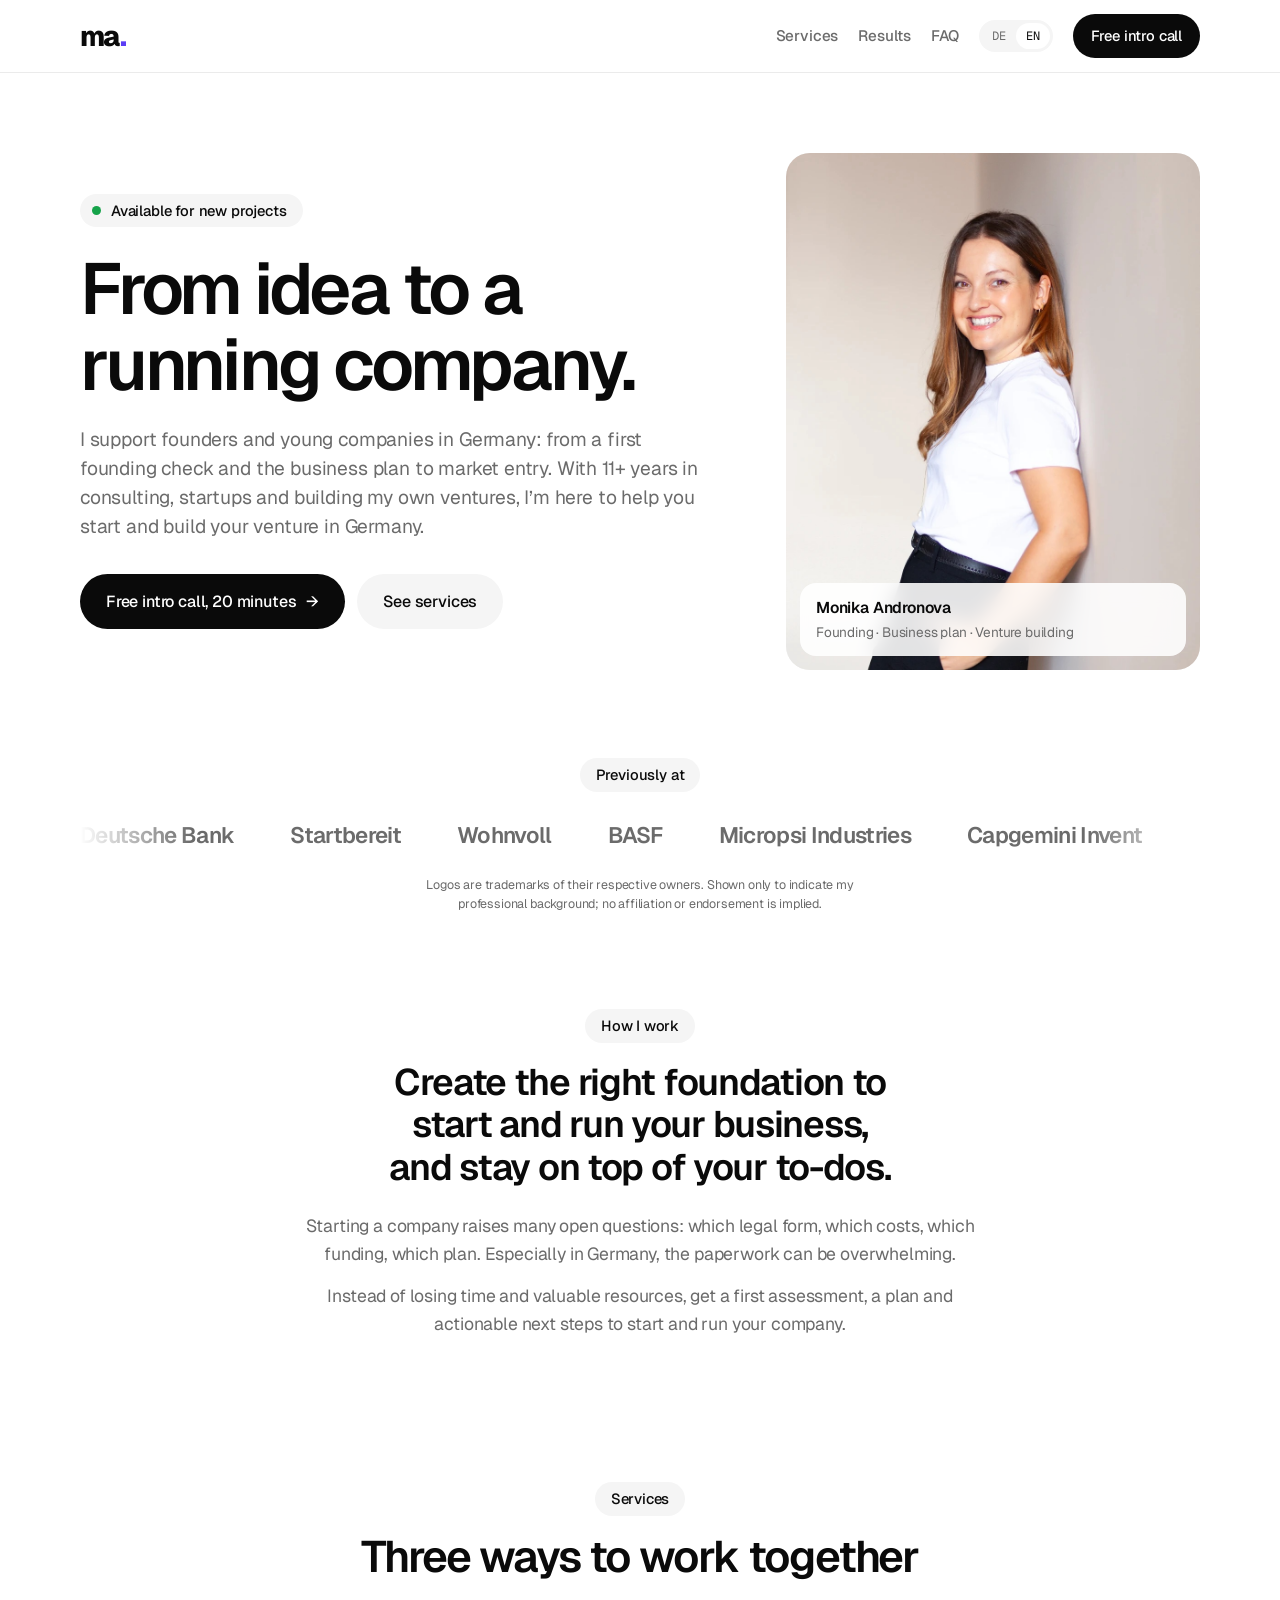
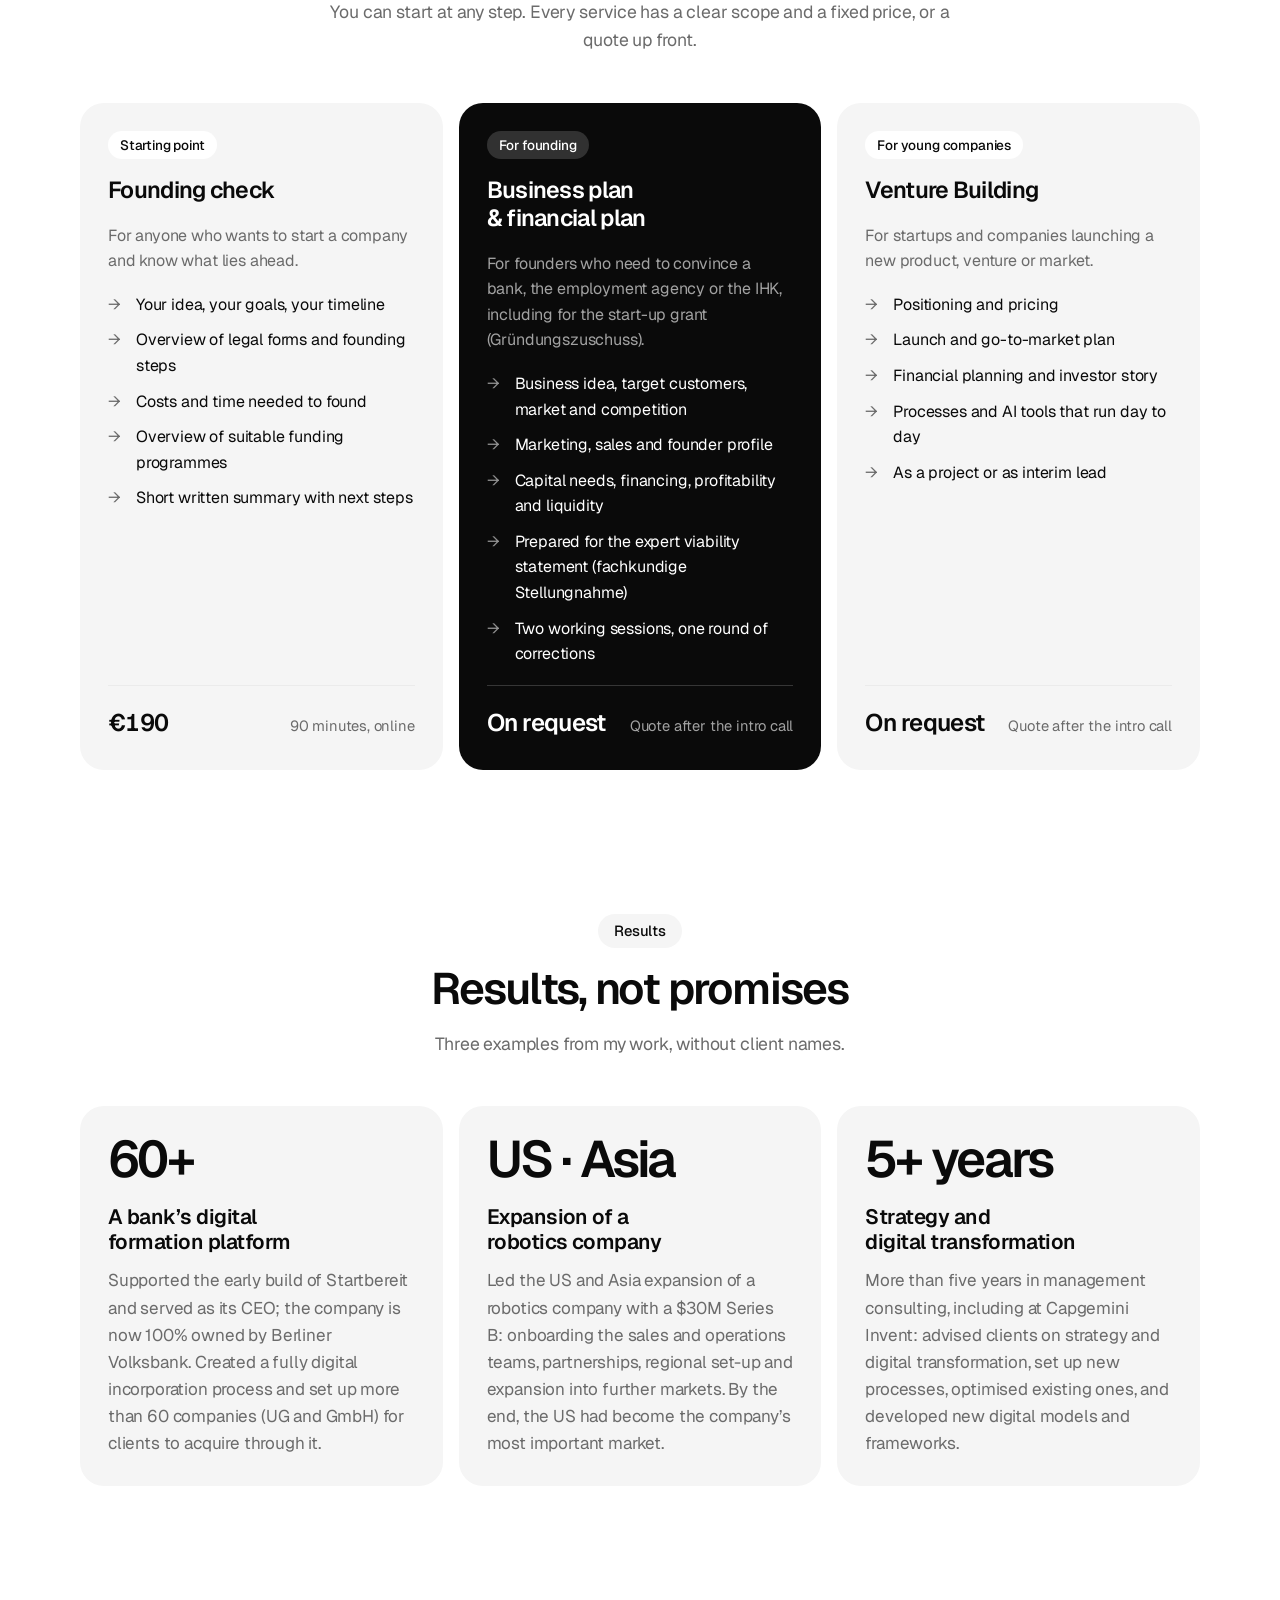
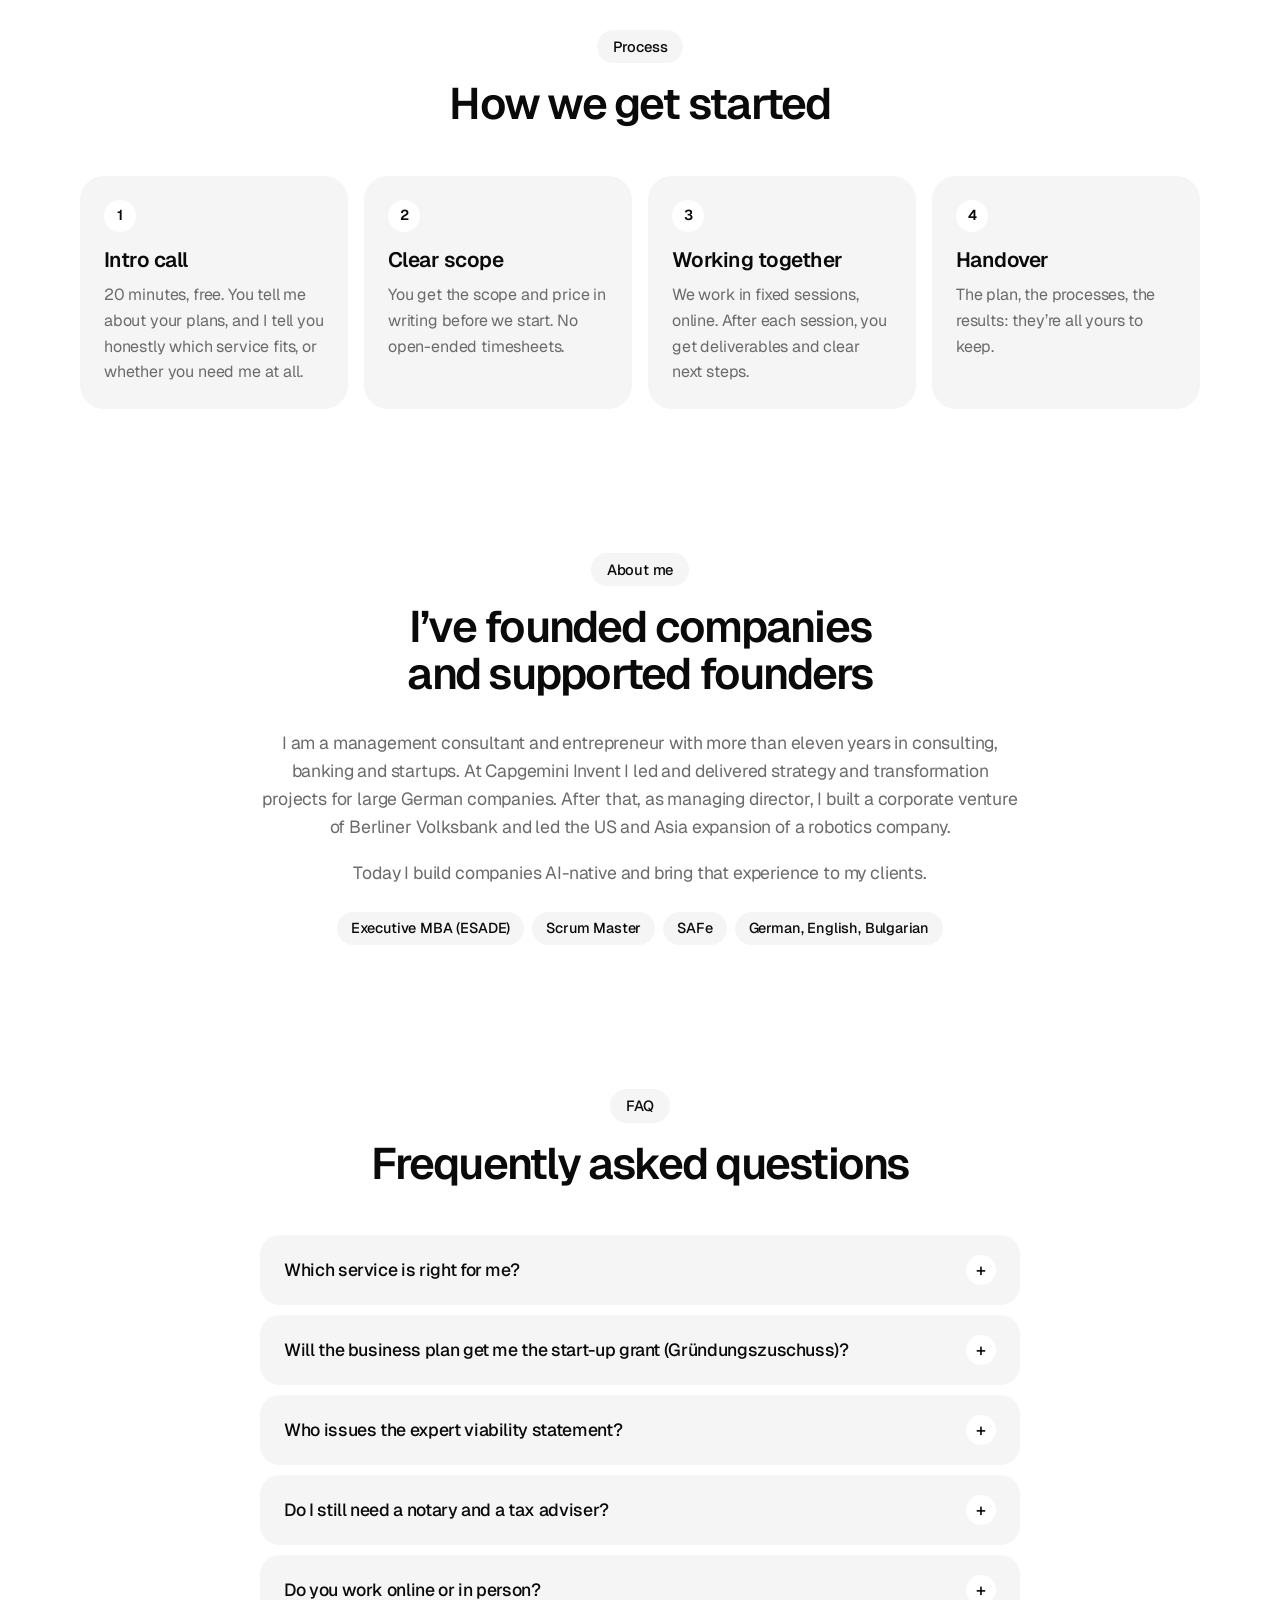
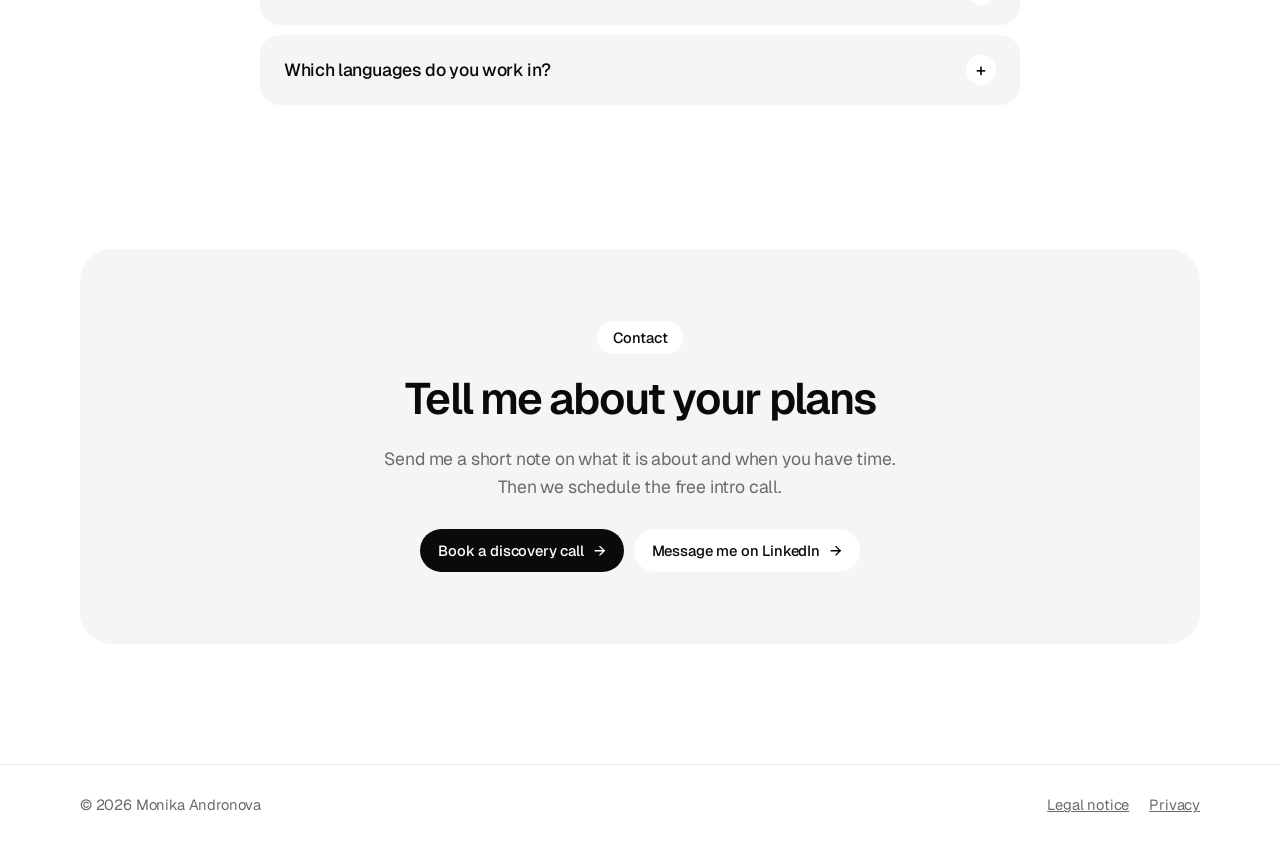
<file: index.html>
<!doctype html><html><head><meta charset=utf8><meta name=viewport content="width=device-width,initial-scale=1,viewport-fit=cover"><style>:root{color-scheme:light;box-sizing:border-box;padding-top:env(safe-area-inset-top,0px);padding-bottom:env(safe-area-inset-bottom,0px)}html{scroll-padding-top:env(safe-area-inset-top,0px)}body{margin:0;padding:0;font:14px -apple-system,BlinkMacSystemFont,sans-serif;background:#fff;color:#000}img{max-width:100%}[hidden]:not([hidden=until-found i]){display:none!important}</style></head><body>
<title>Monika Andronova</title>
<link rel="icon" href="favicon.ico?v=5" sizes="32x32">
<link rel="icon" href="favicon.svg?v=5" type="image/svg+xml">
<link rel="apple-touch-icon" href="apple-touch-icon.png?v=5">
<meta name="claude:viewport-fit-sides" content="cover">
<link rel="preconnect" href="https://fonts.googleapis.com">
<link rel="preconnect" href="https://fonts.gstatic.com" crossorigin>
<link rel="stylesheet" href="https://fonts.googleapis.com/css2?family=Geist:wght@400;500;600;700;800&family=Geist+Mono:wght@500&display=swap">
<link rel="stylesheet" href="styles.css?v=4">

<header>
  <div class="inner">
    <div class="name" role="img" aria-label="Monika Andronova">ma<span class="mark">.</span></div>
    <nav>
      <a class="link" href="#leistungen" data-i18n="nav1">Leistungen</a>
      <a class="link" href="#ergebnisse" data-i18n="nav2">Ergebnisse</a>
      <a class="link" href="#faq" data-i18n="nav3">Fragen</a>
      <div class="lang" role="group" aria-label="Sprache / Language">
        <button type="button" id="lang-de" data-lang="de" aria-pressed="true">DE</button>
        <button type="button" id="lang-en" data-lang="en" aria-pressed="false">EN</button>
      </div>
      <a class="btn small" href="https://calendar.app.google/z6Ki92aGeUk1TYn67" target="_blank" rel="noopener" data-i18n="nav4">Erstgespräch</a>
    </nav>
  </div>
</header>

<section class="hero">
  <div class="inner">
    <div class="hero-text">
      <span class="status"><span class="dot"></span><span data-i18n="h_status">Verfügbar für neue Projekte</span></span>
      <h1 data-i18n="h_title">Von der Idee zur <span class="mark">laufenden Firma</span>.</h1>
      <p class="lead" data-i18n="h_lead">Ich begleite Gründerinnen, Gründer und junge Unternehmen in Deutschland: vom ersten Gründungs-Check über den Businessplan bis zum Markteintritt. Mit über elf Jahren Erfahrung in Beratung, Startups und eigenen Gründungen helfe ich Ihnen, Ihr Unternehmen in Deutschland zu starten und aufzubauen.</p>
      <div class="cta-row">
        <a class="btn accent" href="https://calendar.app.google/z6Ki92aGeUk1TYn67" target="_blank" rel="noopener"><span data-i18n="h_cta1">Kostenloses Erstgespräch, 20 Minuten</span><span class="arrow">→</span></a>
        <a class="btn ghost" href="#leistungen" data-i18n="h_cta2">Leistungen ansehen</a>
      </div>
    </div>
    <figure class="photo" style="margin:0">
      <img src="monika-portrait.jpg" alt="Monika Andronova">
      <figcaption><strong>Monika Andronova</strong><span data-i18n="h_caption">Gründung · Businessplan · Venture Building</span></figcaption>
    </figure>
  </div>
</section>

<section class="prev" aria-labelledby="prev-label">
  <div class="inner">
    <p class="label prev-label" id="prev-label" data-i18n="prev_label">Zuvor tätig bei</p>
    <div class="prev-viewport">
      <div class="prev-track">
        <!-- Company names are plain text on purpose (no logo files yet).
             Later, each <span> can be replaced by: <img src="logos/name.svg" alt="Name">
             (the CSS for .prev-logo img is already in styles.css) -->
        <div class="prev-item"><div class="prev-logo"><span>Deutsche Bank</span></div></div>
        <div class="prev-item"><div class="prev-logo"><span>Startbereit</span></div></div>
        <div class="prev-item"><div class="prev-logo"><span>Wohnvoll</span></div></div>
        <div class="prev-item"><div class="prev-logo"><span>BASF</span></div></div>
        <div class="prev-item"><div class="prev-logo"><span>Micropsi Industries</span></div></div>
        <div class="prev-item"><div class="prev-logo"><span>Capgemini Invent</span></div></div>
        <!-- exact duplicate set for the seamless loop, hidden from screen readers -->
        <div class="prev-item" aria-hidden="true"><div class="prev-logo"><span>Deutsche Bank</span></div></div>
        <div class="prev-item" aria-hidden="true"><div class="prev-logo"><span>Startbereit</span></div></div>
        <div class="prev-item" aria-hidden="true"><div class="prev-logo"><span>Wohnvoll</span></div></div>
        <div class="prev-item" aria-hidden="true"><div class="prev-logo"><span>BASF</span></div></div>
        <div class="prev-item" aria-hidden="true"><div class="prev-logo"><span>Micropsi Industries</span></div></div>
        <div class="prev-item" aria-hidden="true"><div class="prev-logo"><span>Capgemini Invent</span></div></div>
      </div>
    </div>
    <p class="prev-note" data-i18n="prev_note">Logos sind Marken der jeweiligen Inhaber und dienen nur der Darstellung meines beruflichen Werdegangs. Es besteht keine Verbindung und keine Empfehlung.</p>
  </div>
</section>

<section class="principle">
  <div class="inner">
    <div class="head">
      <p class="label" data-i18n="p_label">So arbeite ich</p>
      <h2 data-i18n="p_title">Schaffen Sie das <span class="mark">richtige Fundament</span>, um Ihr Unternehmen zu starten, zu führen und den Überblick über Ihre To-dos zu behalten.</h2>
    </div>
    <div class="copy">
      <p data-i18n="p1">Am Anfang einer Gründung stehen viele offene Fragen: welche Rechtsform, welche Kosten, welche Förderung, welcher Plan. Gerade in Deutschland kann der Papierkram überwältigend sein.</p>
      <p data-i18n="p2">Statt Zeit und wertvolle Ressourcen zu verlieren, bekommen Sie eine erste Einschätzung, einen Plan und konkrete nächste Schritte, um Ihr Unternehmen zu starten und zu führen.</p>
    </div>
  </div>
</section>

<section id="leistungen">
  <div class="inner">
    <div class="head">
      <p class="label" data-i18n="s_label">Leistungen</p>
      <h2 data-i18n="s_title">Drei Wege, zusammenzuarbeiten</h2>
      <p data-i18n="s_lead">Sie können bei jedem Schritt einsteigen. Jede Leistung hat einen klaren Umfang und einen festen Preis oder ein Angebot vorab.</p>
    </div>
    <div class="services">
      <article class="card">
        <span class="tag" data-i18n="c1_tag">Einstieg</span>
        <h3 data-i18n="c1_title">Gründungs-Check</h3>
        <p class="who" data-i18n="c1_who">Für alle, die gründen wollen und wissen möchten, was auf sie zukommt.</p>
        <ul>
          <li data-i18n="c1_1">Ihre Idee, Ihre Ziele, Ihr Zeitplan</li>
          <li data-i18n="c1_2">Überblick über Rechtsformen und Gründungsschritte</li>
          <li data-i18n="c1_3">Kosten und Zeitaufwand der Gründung</li>
          <li data-i18n="c1_4">Passende Förderprogramme im Überblick</li>
          <li data-i18n="c1_5">Kurze schriftliche Zusammenfassung mit nächsten Schritten</li>
        </ul>
        <div class="card-foot"><strong data-i18n="c1_price">190 €</strong><span data-i18n="c1_foot">90 Minuten, online</span></div>
      </article>
      <article class="card ink">
        <span class="tag" data-i18n="c2_tag">Für die Gründung</span>
        <h3 data-i18n="c2_title">Businessplan &amp; Finanzplan</h3>
        <p class="who" data-i18n="c2_who">Für Gründungen, die Bank, Arbeitsagentur oder IHK überzeugen müssen, auch für den Gründungszuschuss.</p>
        <ul>
          <li data-i18n="c2_1">Geschäftsidee, Zielgruppe, Markt und Wettbewerb</li>
          <li data-i18n="c2_2">Marketing, Vertrieb und Gründerprofil</li>
          <li data-i18n="c2_3">Kapitalbedarf, Finanzierung, Rentabilität und Liquidität</li>
          <li data-i18n="c2_4">Vorbereitet für die fachkundige Stellungnahme</li>
          <li data-i18n="c2_5">Zwei Arbeitstermine, eine Korrekturrunde</li>
        </ul>
        <div class="card-foot"><strong data-i18n="c2_price">Auf Anfrage</strong><span data-i18n="c2_foot">Angebot nach dem Erstgespräch</span></div>
      </article>
      <article class="card">
        <span class="tag" data-i18n="c3_tag">Für junge Unternehmen</span>
        <h3>Venture Building</h3>
        <p class="who" data-i18n="c3_who">Für Startups und Unternehmen, die ein neues Produkt, ein Venture oder einen neuen Markt starten.</p>
        <ul>
          <li data-i18n="c3_1">Positionierung und Preisgestaltung</li>
          <li data-i18n="c3_2">Launch- und Go-to-Market-Plan</li>
          <li data-i18n="c3_3">Finanzplanung und Investorenstory</li>
          <li data-i18n="c3_4">Prozesse und KI-Tools, die im Alltag laufen</li>
          <li data-i18n="c3_5">Als Projekt oder als Interim-Lead</li>
        </ul>
        <div class="card-foot"><strong data-i18n="c3_price">Auf Anfrage</strong><span data-i18n="c3_foot">Angebot nach dem Erstgespräch</span></div>
      </article>
    </div>
  </div>
</section>

<section id="ergebnisse">
  <div class="inner">
    <div class="head">
      <p class="label" data-i18n="r_label">Ergebnisse</p>
      <h2 data-i18n="r_title">Ergebnisse statt Versprechen</h2>
      <p data-i18n="r_lead">Drei Beispiele aus meiner Arbeit, ohne Kundennamen.</p>
    </div>
    <div class="cases">
      <div class="case">
        <strong>60+</strong>
        <h3 data-i18n="r1_t">Digitale Gründungsplattform einer Bank</h3>
        <p data-i18n="r1">Den frühen Aufbau von Startbereit begleitet und das Unternehmen als CEO geführt, heute zu 100 % im Besitz der Berliner Volksbank. Einen vollständig digitalen Gründungsprozess geschaffen und über 60 Gesellschaften (UG und GmbH) gegründet, die Kunden über diesen Prozess erwerben konnten.</p>
      </div>
      <div class="case">
        <strong data-i18n="r2_v">USA · Asien</strong>
        <h3 data-i18n="r2_t">Expansion eines Robotik-Unternehmens</h3>
        <p data-i18n="r2">Die Expansion in die USA und nach Asien für ein Robotik-Unternehmen mit 30 Mio. $ Series-B-Finanzierung geleitet: Onboarding der Vertriebs- und Operations-Teams, Partnerschaften, Aufbau der Regionen und Ausbau in weitere Märkte. Am Ende waren die USA der wichtigste Markt des Unternehmens.</p>
      </div>
      <div class="case">
        <strong data-i18n="r3_v">5+ Jahre</strong>
        <h3 data-i18n="r3_t">Strategie und digitale Transformation</h3>
        <p data-i18n="r3">Über fünf Jahre in der Unternehmensberatung, unter anderem bei Capgemini Invent: Kunden zu Strategie und digitaler Transformation beraten, neue Prozesse aufgesetzt, bestehende optimiert und neue digitale Modelle und Frameworks entwickelt.</p>
      </div>
    </div>
  </div>
</section>

<section>
  <div class="inner">
    <div class="head">
      <p class="label" data-i18n="a_label">Ablauf</p>
      <h2 data-i18n="a_title">So kommen wir ins Arbeiten</h2>
    </div>
    <div class="steps">
      <div class="step">
        <h3 data-i18n="a1_t">Erstgespräch</h3>
        <p data-i18n="a1">20 Minuten, kostenlos. Sie erzählen von Ihrem Vorhaben, ich sage Ihnen ehrlich, welche Leistung passt oder ob Sie mich gar nicht brauchen.</p>
      </div>
      <div class="step">
        <h3 data-i18n="a2_t">Klarer Umfang</h3>
        <p data-i18n="a2">Sie bekommen Umfang und Preis schriftlich, bevor wir starten. Keine offenen Stundenzettel.</p>
      </div>
      <div class="step">
        <h3 data-i18n="a3_t">Zusammenarbeit</h3>
        <p data-i18n="a3">Wir arbeiten in festen Terminen, online. Nach jedem Termin bekommen Sie konkrete Ergebnisse und die nächsten Schritte.</p>
      </div>
      <div class="step">
        <h3 data-i18n="a4_t">Übergabe</h3>
        <p data-i18n="a4">Der Plan, die Prozesse, die Ergebnisse: Alles gehört Ihnen und bleibt bei Ihnen.</p>
      </div>
    </div>
  </div>
</section>

<section class="about" id="ueber-mich">
  <div class="inner">
    <div class="about-text">
      <p class="label" data-i18n="m_label">Über mich</p>
      <h2 data-i18n="m_title">Ich habe selbst gegründet und Gründungen begleitet</h2>
      <p data-i18n="m1">Ich bin Managementberaterin und Unternehmerin mit über elf Jahren Erfahrung in Beratung, Bank und Startups. Bei Capgemini Invent habe ich Strategie- und Transformationsprojekte für große deutsche Unternehmen geleitet und umgesetzt. Danach habe ich als Geschäftsführerin ein Corporate Venture der Berliner Volksbank aufgebaut und die Expansion eines Robotik-Unternehmens in die USA und nach Asien geleitet.</p>
      <p data-i18n="m2">Heute baue ich Unternehmen KI-nativ auf und nutze diese Erfahrung für meine Kundinnen und Kunden.</p>
      <div class="creds">
        <span>Executive MBA (ESADE)</span><span>Scrum Master</span><span>SAFe</span><span data-i18n="m_lang">Deutsch, Englisch, Bulgarisch</span>
      </div>
    </div>
  </div>
</section>

<section id="faq">
  <div class="inner">
    <div class="head">
      <p class="label" data-i18n="f_label">Fragen</p>
      <h2 data-i18n="f_title">Häufige Fragen</h2>
    </div>
    <div class="faq">
      <details>
        <summary data-i18n="f1_q">Welche Leistung ist die richtige für mich?</summary>
        <p data-i18n="f1_a">Wenn Sie noch am Anfang stehen, ist der Gründungs-Check der beste Einstieg. Brauchen Sie einen Plan für Bank, Arbeitsagentur oder IHK, ist es der Businessplan. Hat Ihr Unternehmen schon begonnen und Sie wollen ein Produkt oder einen Markt starten, sprechen wir über Venture Building. Im kostenlosen Erstgespräch finden wir es gemeinsam heraus.</p>
      </details>
      <details>
        <summary data-i18n="f2_q">Bekomme ich mit dem Businessplan den Gründungszuschuss?</summary>
        <p data-i18n="f2_a">Darüber entscheidet die Arbeitsagentur, deshalb kann niemand eine Zusage geben. Ein vollständiger, gut begründeter Plan ist aber die Grundlage für den Antrag und für die fachkundige Stellungnahme.</p>
      </details>
      <details>
        <summary data-i18n="f3_q">Wer stellt die fachkundige Stellungnahme aus?</summary>
        <p data-i18n="f3_a">Eine fachkundige Stelle, zum Beispiel die IHK oder die Handwerkskammer. Ich bereite Sie und Ihren Plan darauf vor.</p>
      </details>
      <details>
        <summary data-i18n="f4_q">Brauche ich trotzdem Notar und Steuerberatung?</summary>
        <p data-i18n="f4_a">Ja, für die rechtlichen und steuerlichen Fragen. Eine GmbH oder UG wird beim Notar gegründet, und Steuerfragen gehören zur Steuerberatung. Ich erkläre Ihnen die Schritte und bereite alles vor, berate aber nicht rechtlich oder steuerlich.</p>
      </details>
      <details>
        <summary data-i18n="f5_q">Arbeiten Sie online oder vor Ort?</summary>
        <p data-i18n="f5_a">Die Termine finden online statt. Treffen vor Ort sind nach Absprache möglich.</p>
      </details>
      <details>
        <summary data-i18n="f6_q">In welchen Sprachen arbeiten Sie?</summary>
        <p data-i18n="f6_a">Auf Deutsch, Englisch und Bulgarisch. Den Businessplan erstelle ich auf Deutsch oder Englisch.</p>
      </details>
    </div>
  </div>
</section>

<section id="kontakt">
  <div class="inner">
    <div class="cta-card">
      <p class="label" data-i18n="k_label">Kontakt</p>
      <h2 data-i18n="k_title">Erzählen Sie mir von Ihrem Vorhaben</h2>
      <p data-i18n="k_lead">Schreiben Sie mir kurz, worum es geht und wann Sie Zeit haben. Dann vereinbaren wir das kostenlose Erstgespräch.</p>
      <div class="contact-box">
        <a class="btn accent small" href="https://calendar.app.google/z6Ki92aGeUk1TYn67" target="_blank" rel="noopener"><span data-i18n="k_book">Erstgespräch buchen</span><span class="arrow">→</span></a>
        <a class="btn small" href="https://www.linkedin.com/in/monika-andronova-ba39337a/" target="_blank" rel="noopener"><span data-i18n="k_li">Auf LinkedIn schreiben</span><span class="arrow">→</span></a>
      </div>
    </div>
  </div>
</section>

<footer>
  <div class="inner">
    <span>© 2026 Monika Andronova</span>
    <nav><a href="impressum.html" data-i18n="ft1">Impressum</a><a href="datenschutz.html" data-i18n="ft2">Datenschutz</a></nav>
  </div>
</footer>

<script>
var EN = {
  nav1: 'Services', nav2: 'Results', nav3: 'FAQ', nav4: 'Free intro call',
  h_status: 'Available for new projects',
  h_title: 'From idea to a <span class="mark">running company</span>.',
  h_lead: 'I support founders and young companies in Germany: from a first founding check and the business plan to market entry. With 11+ years in consulting, startups and building my own ventures, I’m here to help you start and build your venture in Germany.',
  h_cta1: 'Free intro call, 20 minutes', h_cta2: 'See services',
  h_caption: 'Founding · Business plan · Venture building',
  prev_label: 'Previously at',
  prev_note: 'Logos are trademarks of their respective owners. Shown only to indicate my professional background; no affiliation or endorsement is implied.',
  r1_v: '€800,000', c1_price: '€190', c2_price: 'On request',
  p_label: 'How I work', p_title: 'Create the <span class="mark">right foundation</span> to start and run your business, and stay on top of your to-dos.',
  p1: 'Starting a company raises many open questions: which legal form, which costs, which funding, which plan. Especially in Germany, the paperwork can be overwhelming.',
  p2: 'Instead of losing time and valuable resources, get a first assessment, a plan and actionable next steps to start and run your company.',
  s_label: 'Services', s_title: 'Three ways to work together',
  s_lead: 'You can start at any step. Every service has a clear scope and a fixed price, or a quote up front.',
  c1_tag: 'Starting point', c1_title: 'Founding check',
  c1_who: 'For anyone who wants to start a company and know what lies ahead.',
  c1_1: 'Your idea, your goals, your timeline', c1_2: 'Overview of legal forms and founding steps',
  c1_3: 'Costs and time needed to found', c1_4: 'Overview of suitable funding programmes',
  c1_5: 'Short written summary with next steps', c1_foot: '90 minutes, online',
  c2_tag: 'For founding', c2_title: 'Business plan &amp; financial plan',
  c2_who: 'For founders who need to convince a bank, the employment agency or the IHK, including for the start-up grant (Gründungszuschuss).',
  c2_1: 'Business idea, target customers, market and competition', c2_2: 'Marketing, sales and founder profile',
  c2_3: 'Capital needs, financing, profitability and liquidity', c2_4: 'Prepared for the expert viability statement (fachkundige Stellungnahme)',
  c2_5: 'Two working sessions, one round of corrections', c2_foot: 'Quote after the intro call',
  c3_tag: 'For young companies',
  c3_who: 'For startups and companies launching a new product, venture or market.',
  c3_1: 'Positioning and pricing', c3_2: 'Launch and go-to-market plan', c3_3: 'Financial planning and investor story',
  c3_4: 'Processes and AI tools that run day to day', c3_5: 'As a project or as interim lead',
  c3_price: 'On request', c3_foot: 'Quote after the intro call',
  r_label: 'Results', r_title: 'Results, not promises', r_lead: 'Three examples from my work, without client names.',
  r1_t: 'A bank’s digital formation platform',
  r1: 'Supported the early build of Startbereit and served as its CEO; the company is now 100% owned by Berliner Volksbank. Created a fully digital incorporation process and set up more than 60 companies (UG and GmbH) for clients to acquire through it.',
  r2_v: 'US · Asia', r2_t: 'Expansion of a robotics company',
  r2: 'Led the US and Asia expansion of a robotics company with a $30M Series B: onboarding the sales and operations teams, partnerships, regional set-up and expansion into further markets. By the end, the US had become the company’s most important market.',
  r3_v: '5+ years', r3_t: 'Strategy and digital transformation',
  r3: 'More than five years in management consulting, including at Capgemini Invent: advised clients on strategy and digital transformation, set up new processes, optimised existing ones, and developed new digital models and frameworks.',
  a_label: 'Process', a_title: 'How we get started',
  a1_t: 'Intro call', a1: '20 minutes, free. You tell me about your plans, and I tell you honestly which service fits, or whether you need me at all.',
  a2_t: 'Clear scope', a2: 'You get the scope and price in writing before we start. No open-ended timesheets.',
  a3_t: 'Working together', a3: 'We work in fixed sessions, online. After each session, you get deliverables and clear next steps.',
  a4_t: 'Handover', a4: 'The plan, the processes, the results: they’re all yours to keep.',
  m_label: 'About me', m_title: 'I’ve founded companies and supported founders',
  m1: 'I am a management consultant and entrepreneur with more than eleven years in consulting, banking and startups. At Capgemini Invent I led and delivered strategy and transformation projects for large German companies. After that, as managing director, I built a corporate venture of Berliner Volksbank and led the US and Asia expansion of a robotics company.',
  m2: 'Today I build companies AI-native and bring that experience to my clients.',
  m_lang: 'German, English, Bulgarian',
  f_label: 'FAQ', f_title: 'Frequently asked questions',
  f1_q: 'Which service is right for me?',
  f1_a: 'If you are just starting, the founding check is the best first step. If you need a plan for a bank, the employment agency or the IHK, it is the business plan. If your company is already running and you want to launch a product or market, we talk about venture building. We work it out together in the free intro call.',
  f2_q: 'Will the business plan get me the start-up grant (Gründungszuschuss)?',
  f2_a: 'The employment agency (Arbeitsagentur) decides, so nobody can guarantee it. A complete, well-reasoned plan is the basis for the application and for the expert viability statement.',
  f3_q: 'Who issues the expert viability statement?',
  f3_a: 'A qualified body, for example the IHK (chamber of commerce) or the chamber of crafts. I prepare you and your plan for it.',
  f4_q: 'Do I still need a notary and a tax adviser?',
  f4_a: 'Yes, for legal and tax questions. A GmbH or UG is founded at a notary, and tax questions belong with a tax adviser. I explain the steps and prepare everything, but I do not give legal or tax advice.',
  f5_q: 'Do you work online or in person?', f5_a: 'Sessions take place online. Meeting in person is possible by arrangement.',
  f6_q: 'Which languages do you work in?', f6_a: 'German, English and Bulgarian. I write the business plan in German or English.',
  k_label: 'Contact', k_title: 'Tell me about your plans',
  k_lead: 'Send me a short note on what it is about and when you have time. Then we schedule the free intro call.',
  k_book: 'Book a discovery call', k_li: 'Message me on LinkedIn',
  ft1: 'Legal notice', ft2: 'Privacy'
};
var nodes = document.querySelectorAll('[data-i18n]');
var DE = {};
nodes.forEach(function (el) { DE[el.getAttribute('data-i18n')] = el.innerHTML; });
var current = 'de';

function setLang(lang) {
  current = lang;
  var dict = lang === 'en' ? EN : DE;
  nodes.forEach(function (el) {
    var key = el.getAttribute('data-i18n');
    if (dict[key] !== undefined) el.innerHTML = dict[key];
  });
  document.documentElement.lang = lang;
  document.getElementById('lang-de').setAttribute('aria-pressed', String(lang === 'de'));
  document.getElementById('lang-en').setAttribute('aria-pressed', String(lang === 'en'));
  try { localStorage.setItem('ma-lang', lang); } catch (e) {}
}

document.querySelectorAll('.lang button').forEach(function (btn) {
  btn.addEventListener('click', function () { setLang(btn.getAttribute('data-lang')); });
});

// English is the default; German only for visitors who chose it before.
var saved = null;
try { saved = localStorage.getItem('ma-lang'); } catch (e) {}
if (saved !== 'de') setLang('en');

</script>

</body></html>
</file>
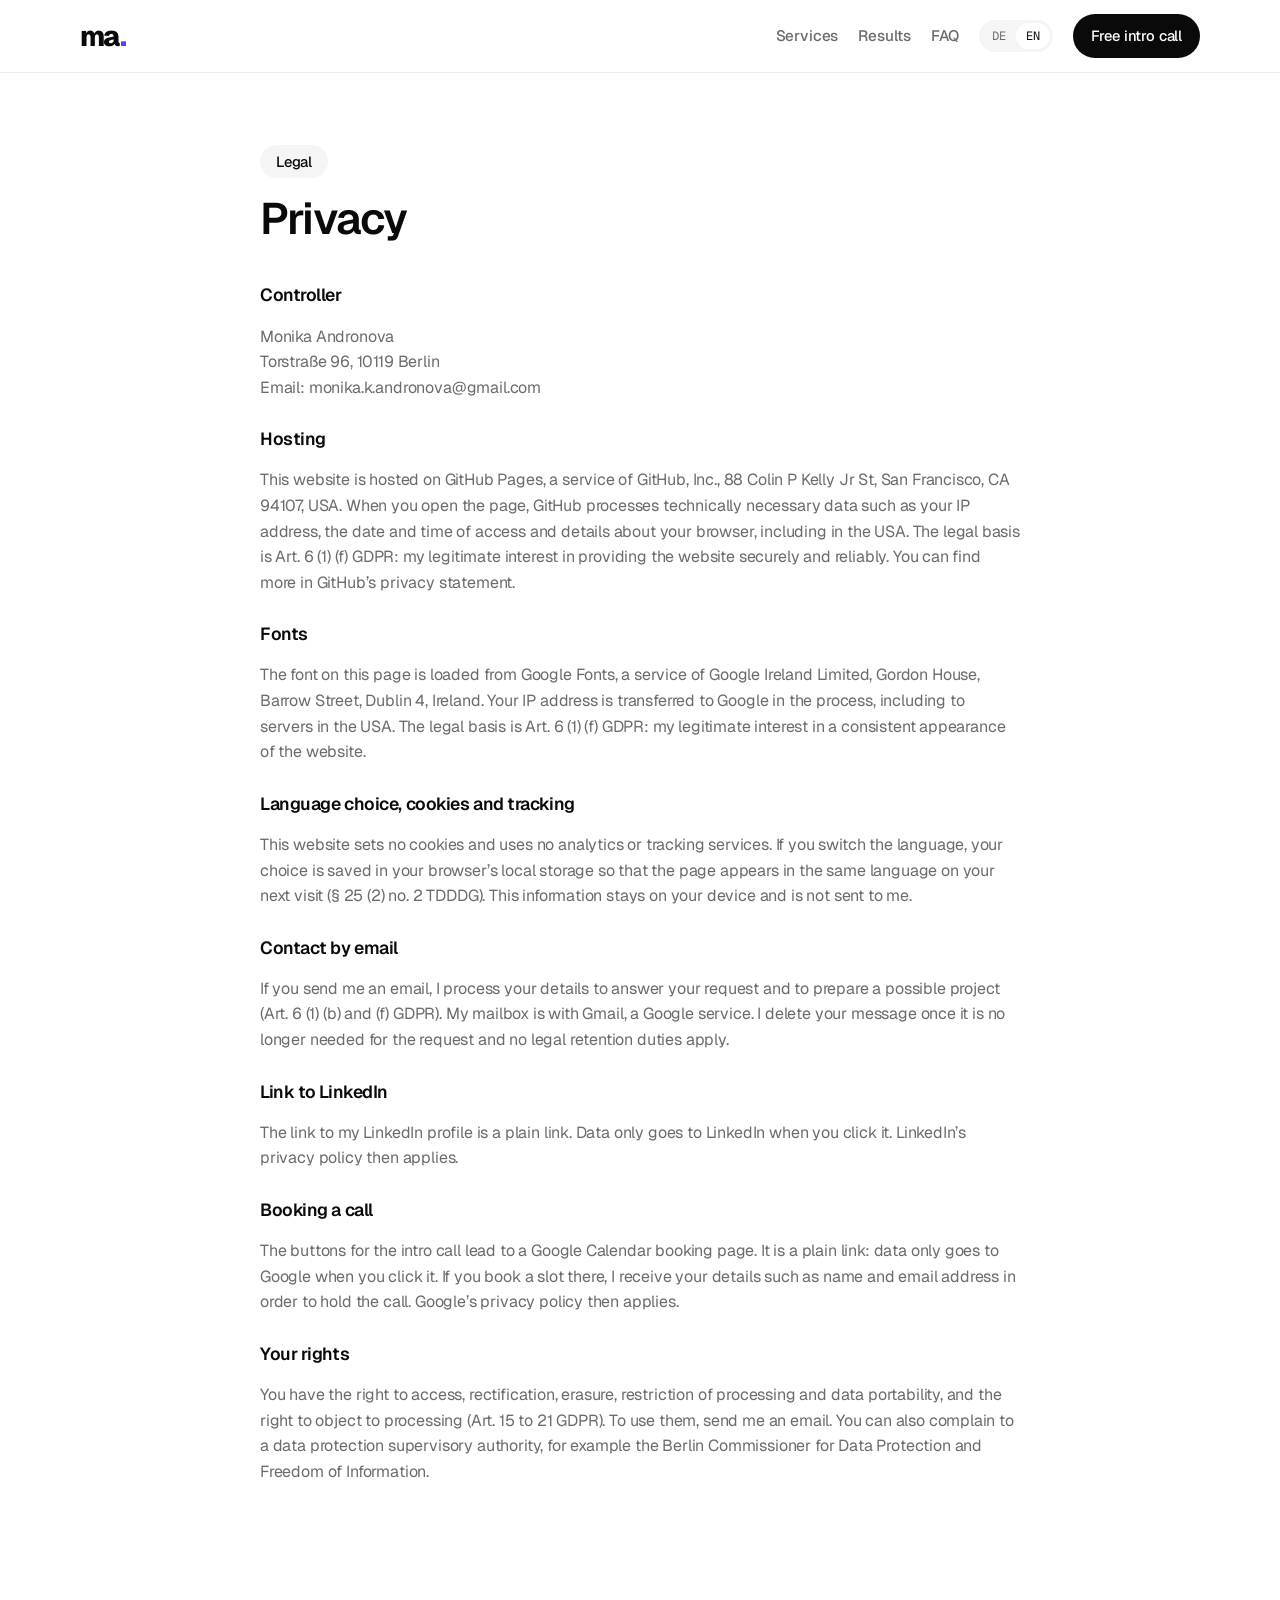
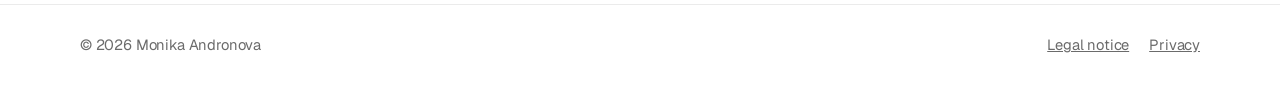
<file: datenschutz.html>
<!doctype html><html><head><meta charset=utf8><meta name=viewport content="width=device-width,initial-scale=1,viewport-fit=cover"><style>:root{color-scheme:light;box-sizing:border-box;padding-top:env(safe-area-inset-top,0px);padding-bottom:env(safe-area-inset-bottom,0px)}html{scroll-padding-top:env(safe-area-inset-top,0px)}body{margin:0;padding:0;font:14px -apple-system,BlinkMacSystemFont,sans-serif;background:#fff;color:#000}img{max-width:100%}[hidden]:not([hidden=until-found i]){display:none!important}</style></head><body>
<title>Datenschutz – Monika Andronova</title>
<link rel="icon" href="favicon.ico?v=5" sizes="32x32">
<link rel="icon" href="favicon.svg?v=5" type="image/svg+xml">
<link rel="apple-touch-icon" href="apple-touch-icon.png?v=5">
<meta name="claude:viewport-fit-sides" content="cover">
<link rel="preconnect" href="https://fonts.googleapis.com">
<link rel="preconnect" href="https://fonts.gstatic.com" crossorigin>
<link rel="stylesheet" href="https://fonts.googleapis.com/css2?family=Geist:wght@400;500;600;700;800&family=Geist+Mono:wght@500&display=swap">
<link rel="stylesheet" href="styles.css?v=4">

<header>
  <div class="inner">
    <a class="name" href="index.html" aria-label="Monika Andronova">ma<span class="mark">.</span></a>
    <nav>
      <a class="link" href="index.html#leistungen" data-i18n="nav1">Leistungen</a>
      <a class="link" href="index.html#ergebnisse" data-i18n="nav2">Ergebnisse</a>
      <a class="link" href="index.html#faq" data-i18n="nav3">Fragen</a>
      <div class="lang" role="group" aria-label="Sprache / Language">
        <button type="button" id="lang-de" data-lang="de" aria-pressed="true">DE</button>
        <button type="button" id="lang-en" data-lang="en" aria-pressed="false">EN</button>
      </div>
      <a class="btn small" href="https://calendar.app.google/z6Ki92aGeUk1TYn67" target="_blank" rel="noopener" data-i18n="nav4">Erstgespräch</a>
    </nav>
  </div>
</header>

<section class="about legal" id="datenschutz">
  <div class="inner">
    <div class="about-text">
      <p class="label" data-i18n="d_label">Rechtliches</p>
      <h2 data-i18n="d_title">Datenschutz</h2>
      <h3 data-i18n="d1_t">Verantwortliche</h3>
      <p>Monika Andronova<br>Torstraße 96, 10119 Berlin<br><span data-i18n="d_mail_label">E-Mail:</span> monika.k.andronova@gmail.com</p>
      <h3 data-i18n="d2_t">Hosting</h3>
      <p data-i18n="d2">Diese Website liegt bei GitHub Pages, einem Dienst der GitHub, Inc., 88 Colin P Kelly Jr St, San Francisco, CA 94107, USA. Beim Aufruf der Seite verarbeitet GitHub technisch notwendige Daten wie Ihre IP-Adresse, Datum und Uhrzeit des Zugriffs und Angaben zu Ihrem Browser, auch in den USA. Rechtsgrundlage ist Art. 6 Abs. 1 lit. f DSGVO: mein berechtigtes Interesse an einer sicheren und zuverlässigen Bereitstellung der Website. Mehr dazu in der Datenschutzerklärung von GitHub.</p>
      <h3 data-i18n="d3_t">Schriftarten</h3>
      <p data-i18n="d3">Die Schrift dieser Seite wird von Google Fonts geladen, einem Dienst der Google Ireland Limited, Gordon House, Barrow Street, Dublin 4, Irland. Dabei wird Ihre IP-Adresse an Google übertragen, auch an Server in den USA. Rechtsgrundlage ist Art. 6 Abs. 1 lit. f DSGVO: mein berechtigtes Interesse an einer einheitlichen Darstellung der Website.</p>
      <h3 data-i18n="d4_t">Sprachauswahl, Cookies und Tracking</h3>
      <p data-i18n="d4">Diese Website setzt keine Cookies und nutzt keine Analyse- oder Tracking-Dienste. Wenn Sie die Sprache umstellen, wird Ihre Auswahl im lokalen Speicher Ihres Browsers abgelegt, damit die Seite beim nächsten Besuch in derselben Sprache erscheint (§ 25 Abs. 2 Nr. 2 TDDDG). Diese Angabe bleibt auf Ihrem Gerät und wird nicht an mich übertragen.</p>
      <h3 data-i18n="d5_t">Kontakt per E-Mail</h3>
      <p data-i18n="d5">Wenn Sie mir eine E-Mail schreiben, verarbeite ich Ihre Angaben, um Ihre Anfrage zu beantworten und ein mögliches Projekt vorzubereiten (Art. 6 Abs. 1 lit. b und f DSGVO). Mein Postfach liegt bei Gmail, einem Dienst von Google. Ich lösche Ihre Nachricht, sobald sie für die Anfrage nicht mehr gebraucht wird und keine gesetzlichen Aufbewahrungspflichten bestehen.</p>
      <h3 data-i18n="d6_t">Link zu LinkedIn</h3>
      <p data-i18n="d6">Der Link zu meinem LinkedIn-Profil ist ein einfacher Link. Daten gehen erst dann an LinkedIn, wenn Sie ihn anklicken. Dann gilt die Datenschutzerklärung von LinkedIn.</p>
      <h3 data-i18n="d8_t">Terminbuchung</h3>
      <p data-i18n="d8">Die Buttons für das Erstgespräch führen zu einer Terminbuchungsseite von Google Kalender. Das ist ein einfacher Link: Daten gehen erst dann an Google, wenn Sie ihn anklicken. Wenn Sie dort einen Termin buchen, erhalte ich Ihre Angaben wie Name und E-Mail-Adresse, um das Gespräch zu führen. Dann gilt die Datenschutzerklärung von Google.</p>
      <h3 data-i18n="d7_t">Ihre Rechte</h3>
      <p data-i18n="d7">Sie haben das Recht auf Auskunft, Berichtigung, Löschung, Einschränkung der Verarbeitung und Datenübertragbarkeit sowie das Recht, der Verarbeitung zu widersprechen (Art. 15 bis 21 DSGVO). Schreiben Sie mir dazu eine E-Mail. Sie können sich außerdem bei einer Datenschutz-Aufsichtsbehörde beschweren, zum Beispiel bei der Berliner Beauftragten für Datenschutz und Informationsfreiheit.</p>
    </div>
  </div>
</section>

<footer>
  <div class="inner">
    <span>© 2026 Monika Andronova</span>
    <nav><a href="impressum.html" data-i18n="ft1">Impressum</a><a href="datenschutz.html" data-i18n="ft2">Datenschutz</a></nav>
  </div>
</footer>

<script>
var EN = {
  nav1: 'Services', nav2: 'Results', nav3: 'FAQ', nav4: 'Free intro call',
  ft1: 'Legal notice', ft2: 'Privacy',
  d_label: 'Legal', d_title: 'Privacy',
  d1_t: 'Controller', d_mail_label: 'Email:',
  d2_t: 'Hosting',
  d2: 'This website is hosted on GitHub Pages, a service of GitHub, Inc., 88 Colin P Kelly Jr St, San Francisco, CA 94107, USA. When you open the page, GitHub processes technically necessary data such as your IP address, the date and time of access and details about your browser, including in the USA. The legal basis is Art. 6 (1) (f) GDPR: my legitimate interest in providing the website securely and reliably. You can find more in GitHub’s privacy statement.',
  d3_t: 'Fonts',
  d3: 'The font on this page is loaded from Google Fonts, a service of Google Ireland Limited, Gordon House, Barrow Street, Dublin 4, Ireland. Your IP address is transferred to Google in the process, including to servers in the USA. The legal basis is Art. 6 (1) (f) GDPR: my legitimate interest in a consistent appearance of the website.',
  d4_t: 'Language choice, cookies and tracking',
  d4: 'This website sets no cookies and uses no analytics or tracking services. If you switch the language, your choice is saved in your browser’s local storage so that the page appears in the same language on your next visit (§ 25 (2) no. 2 TDDDG). This information stays on your device and is not sent to me.',
  d5_t: 'Contact by email',
  d5: 'If you send me an email, I process your details to answer your request and to prepare a possible project (Art. 6 (1) (b) and (f) GDPR). My mailbox is with Gmail, a Google service. I delete your message once it is no longer needed for the request and no legal retention duties apply.',
  d6_t: 'Link to LinkedIn',
  d6: 'The link to my LinkedIn profile is a plain link. Data only goes to LinkedIn when you click it. LinkedIn’s privacy policy then applies.',
  d8_t: 'Booking a call',
  d8: 'The buttons for the intro call lead to a Google Calendar booking page. It is a plain link: data only goes to Google when you click it. If you book a slot there, I receive your details such as name and email address in order to hold the call. Google’s privacy policy then applies.',
  d7_t: 'Your rights',
  d7: 'You have the right to access, rectification, erasure, restriction of processing and data portability, and the right to object to processing (Art. 15 to 21 GDPR). To use them, send me an email. You can also complain to a data protection supervisory authority, for example the Berlin Commissioner for Data Protection and Freedom of Information.'
};
var nodes = document.querySelectorAll('[data-i18n]');
var DE = {};
nodes.forEach(function (el) { DE[el.getAttribute('data-i18n')] = el.innerHTML; });

function setLang(lang) {
  var dict = lang === 'en' ? EN : DE;
  nodes.forEach(function (el) {
    var key = el.getAttribute('data-i18n');
    if (dict[key] !== undefined) el.innerHTML = dict[key];
  });
  document.documentElement.lang = lang;
  document.getElementById('lang-de').setAttribute('aria-pressed', String(lang === 'de'));
  document.getElementById('lang-en').setAttribute('aria-pressed', String(lang === 'en'));
  try { localStorage.setItem('ma-lang', lang); } catch (e) {}
}

document.querySelectorAll('.lang button').forEach(function (btn) {
  btn.addEventListener('click', function () { setLang(btn.getAttribute('data-lang')); });
});

// English is the default; German only for visitors who chose it before.
var saved = null;
try { saved = localStorage.getItem('ma-lang'); } catch (e) {}
if (saved !== 'de') setLang('en');
</script>

</body></html>
</file>
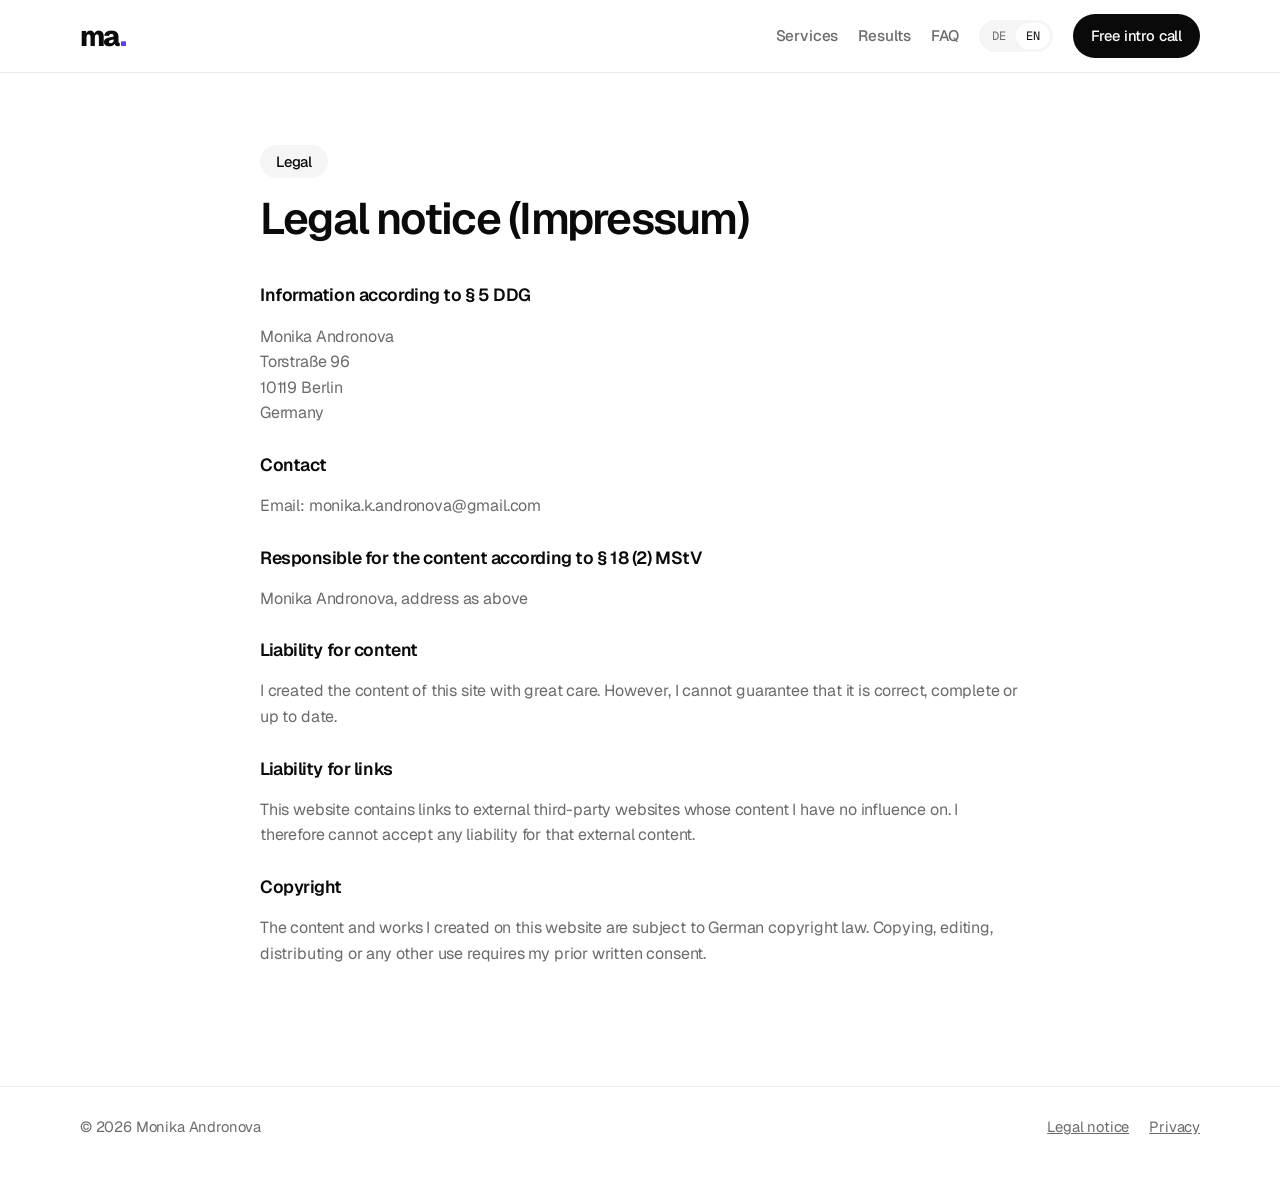
<file: impressum.html>
<!doctype html><html><head><meta charset=utf8><meta name=viewport content="width=device-width,initial-scale=1,viewport-fit=cover"><style>:root{color-scheme:light;box-sizing:border-box;padding-top:env(safe-area-inset-top,0px);padding-bottom:env(safe-area-inset-bottom,0px)}html{scroll-padding-top:env(safe-area-inset-top,0px)}body{margin:0;padding:0;font:14px -apple-system,BlinkMacSystemFont,sans-serif;background:#fff;color:#000}img{max-width:100%}[hidden]:not([hidden=until-found i]){display:none!important}</style></head><body>
<title>Impressum – Monika Andronova</title>
<link rel="icon" href="favicon.ico?v=5" sizes="32x32">
<link rel="icon" href="favicon.svg?v=5" type="image/svg+xml">
<link rel="apple-touch-icon" href="apple-touch-icon.png?v=5">
<meta name="claude:viewport-fit-sides" content="cover">
<link rel="preconnect" href="https://fonts.googleapis.com">
<link rel="preconnect" href="https://fonts.gstatic.com" crossorigin>
<link rel="stylesheet" href="https://fonts.googleapis.com/css2?family=Geist:wght@400;500;600;700;800&family=Geist+Mono:wght@500&display=swap">
<link rel="stylesheet" href="styles.css?v=4">

<header>
  <div class="inner">
    <a class="name" href="index.html" aria-label="Monika Andronova">ma<span class="mark">.</span></a>
    <nav>
      <a class="link" href="index.html#leistungen" data-i18n="nav1">Leistungen</a>
      <a class="link" href="index.html#ergebnisse" data-i18n="nav2">Ergebnisse</a>
      <a class="link" href="index.html#faq" data-i18n="nav3">Fragen</a>
      <div class="lang" role="group" aria-label="Sprache / Language">
        <button type="button" id="lang-de" data-lang="de" aria-pressed="true">DE</button>
        <button type="button" id="lang-en" data-lang="en" aria-pressed="false">EN</button>
      </div>
      <a class="btn small" href="https://calendar.app.google/z6Ki92aGeUk1TYn67" target="_blank" rel="noopener" data-i18n="nav4">Erstgespräch</a>
    </nav>
  </div>
</header>

<section class="about legal" id="impressum">
  <div class="inner">
    <div class="about-text">
      <p class="label" data-i18n="i_label">Rechtliches</p>
      <h2 data-i18n="i_title">Impressum</h2>
      <h3 data-i18n="i1_t">Angaben gemäß § 5 DDG</h3>
      <p>Monika Andronova<br>Torstraße 96<br>10119 Berlin<br><span data-i18n="i_country">Deutschland</span></p>
      <h3 data-i18n="i2_t">Kontakt</h3>
      <p><span data-i18n="i_mail_label">E-Mail:</span> monika.k.andronova@gmail.com</p>
      <h3 data-i18n="i3_t">Verantwortlich für den Inhalt gemäß § 18 Abs. 2 MStV</h3>
      <p data-i18n="i3">Monika Andronova, Anschrift wie oben</p>
      <h3 data-i18n="i4_t">Haftung für Inhalte</h3>
      <p data-i18n="i4">Die Inhalte dieser Seite habe ich mit größter Sorgfalt erstellt. Für die Richtigkeit, Vollständigkeit und Aktualität der Inhalte kann ich jedoch keine Gewähr übernehmen.</p>
      <h3 data-i18n="i5_t">Haftung für Links</h3>
      <p data-i18n="i5">Diese Website enthält Links zu externen Webseiten Dritter, auf deren Inhalte ich keinen Einfluss habe. Deshalb kann ich für diese fremden Inhalte auch keine Gewähr übernehmen.</p>
      <h3 data-i18n="i6_t">Urheberrecht</h3>
      <p data-i18n="i6">Die von mir erstellten Inhalte und Werke auf dieser Website unterliegen dem deutschen Urheberrecht. Die Vervielfältigung, Bearbeitung, Verbreitung und jede Art der Verwertung bedürfen meiner vorherigen schriftlichen Zustimmung.</p>
    </div>
  </div>
</section>

<footer>
  <div class="inner">
    <span>© 2026 Monika Andronova</span>
    <nav><a href="impressum.html" data-i18n="ft1">Impressum</a><a href="datenschutz.html" data-i18n="ft2">Datenschutz</a></nav>
  </div>
</footer>

<script>
var EN = {
  nav1: 'Services', nav2: 'Results', nav3: 'FAQ', nav4: 'Free intro call',
  ft1: 'Legal notice', ft2: 'Privacy',
  i_label: 'Legal', i_title: 'Legal notice (Impressum)',
  i1_t: 'Information according to § 5 DDG', i_country: 'Germany',
  i2_t: 'Contact', i_mail_label: 'Email:',
  i3_t: 'Responsible for the content according to § 18 (2) MStV', i3: 'Monika Andronova, address as above',
  i4_t: 'Liability for content',
  i4: 'I created the content of this site with great care. However, I cannot guarantee that it is correct, complete or up to date.',
  i5_t: 'Liability for links',
  i5: 'This website contains links to external third-party websites whose content I have no influence on. I therefore cannot accept any liability for that external content.',
  i6_t: 'Copyright',
  i6: 'The content and works I created on this website are subject to German copyright law. Copying, editing, distributing or any other use requires my prior written consent.'
};
var nodes = document.querySelectorAll('[data-i18n]');
var DE = {};
nodes.forEach(function (el) { DE[el.getAttribute('data-i18n')] = el.innerHTML; });

function setLang(lang) {
  var dict = lang === 'en' ? EN : DE;
  nodes.forEach(function (el) {
    var key = el.getAttribute('data-i18n');
    if (dict[key] !== undefined) el.innerHTML = dict[key];
  });
  document.documentElement.lang = lang;
  document.getElementById('lang-de').setAttribute('aria-pressed', String(lang === 'de'));
  document.getElementById('lang-en').setAttribute('aria-pressed', String(lang === 'en'));
  try { localStorage.setItem('ma-lang', lang); } catch (e) {}
}

document.querySelectorAll('.lang button').forEach(function (btn) {
  btn.addEventListener('click', function () { setLang(btn.getAttribute('data-lang')); });
});

// English is the default; German only for visitors who chose it before.
var saved = null;
try { saved = localStorage.getItem('ma-lang'); } catch (e) {}
if (saved !== 'de') setLang('en');
</script>

</body></html>
</file>
<file: styles.css>
/* Layout: centred column with side-by-side grids on wide screens, black on white, soft grey pills and cards, large rounded corners, generous white space.
   Violet survives only as a small accent (logo full stop, links, focus ring). */
:root {
  --bg: #FFFFFF;
  --surface: #FFFFFF;
  --soft: #F5F5F5;
  --chip: #FFFFFF;
  --edge: transparent;
  --fg: #0A0A0A;
  --muted: #6B6B6B;
  --line: #EBEBEB;
  --accent: #5B3DF5;
  --on-accent: #FFFFFF;
  --ok: #16A34A;
  --sans: "Geist", "Inter", system-ui, sans-serif;
  --mono: "Geist Mono", ui-monospace, "SF Mono", Menlo, monospace;
  --step-0: 1.0625rem;
  --step-1: 1.2rem;
  --step-2: clamp(2rem, 5.2vw, 2.75rem);
  --step-3: clamp(2.6rem, 6vw, 4.5rem);
  --radius: 24px;
  --col: 1120px;
  --narrow: 760px;
}
@media (prefers-color-scheme: dark) {
  :root:not([data-theme="light"]) {
    --bg: #0B0B0C; --surface: #0B0B0C; --soft: #1E1E21; --chip: #36363C; --edge: rgba(255,255,255,.09); --fg: #FAFAFA; --muted: #B9B9C0; --line: #303036;
    --accent: #9D8BFF; --on-accent: #0A0A0A; --ok: #4ADE80;
    color-scheme: dark;
  }
}
:root[data-theme="dark"] {
  --bg: #0B0B0C; --surface: #0B0B0C; --soft: #1E1E21; --chip: #36363C; --edge: rgba(255,255,255,.09); --fg: #FAFAFA; --muted: #B9B9C0; --line: #303036;
  --accent: #9D8BFF; --on-accent: #0A0A0A; --ok: #4ADE80;
  color-scheme: dark;
}
* { box-sizing: border-box; }
body { background: var(--bg); color: var(--fg); font-family: var(--sans); font-size: var(--step-0); line-height: 1.6; letter-spacing: -0.01em; -webkit-font-smoothing: antialiased; }
.inner { max-width: calc(var(--col) + 32px); margin: 0 auto; padding-left: max(16px, env(safe-area-inset-left, 0px)); padding-right: max(16px, env(safe-area-inset-right, 0px)); }
h1, h2, h3 { margin: 0; line-height: 1.05; text-wrap: balance; font-weight: 600; }
h1 { font-size: var(--step-3); letter-spacing: -0.045em; }
h2 { font-size: var(--step-2); letter-spacing: -0.04em; }
h3 { font-size: 1.3rem; letter-spacing: -0.025em; line-height: 1.2; }
p { margin: 0; }
a { color: var(--accent); }
a:focus-visible, button:focus-visible, summary:focus-visible { outline: 2px solid var(--accent); outline-offset: 3px; border-radius: 8px; }
.label { width: fit-content; background: var(--soft); color: var(--fg); font-size: 0.92rem; font-weight: 500; line-height: 1.2; padding: 8px 16px; border-radius: 999px; }
.mark { color: inherit; }
.muted { color: var(--muted); }

.btn { display: inline-flex; align-items: center; justify-content: center; gap: 10px; text-decoration: none; background: var(--fg); color: var(--bg);
  padding: 15px 26px; border-radius: 999px; border: 0; font: inherit; font-weight: 500; font-size: 1rem; cursor: pointer;
  transition: opacity .2s ease, background-color .2s ease; }
.btn:hover { opacity: .82; }
.btn .arrow { transition: transform .2s ease; }
.btn:hover .arrow { transform: translateX(3px); }
.btn.ghost { background: var(--soft); color: var(--fg); }
.btn.small { padding: 10px 18px; font-size: 0.92rem; }

body::before { content: ""; position: fixed; inset: 0 0 auto; height: env(safe-area-inset-top, 0px); z-index: 10; background: var(--bg); }
header { position: sticky; top: env(safe-area-inset-top, 0px); z-index: 5; background: color-mix(in srgb, var(--bg) 88%, transparent); backdrop-filter: blur(12px); -webkit-backdrop-filter: blur(12px); border-bottom: 1px solid var(--line); }
header .inner { display: flex; justify-content: space-between; align-items: center; gap: 16px; padding-block: 14px; }
.name { font-weight: 800; letter-spacing: -0.06em; font-size: 1.75rem; line-height: 1; }
.name .mark { color: var(--accent); }
a.name { color: var(--fg); text-decoration: none; }
header .btn { white-space: nowrap; }
header nav { display: flex; gap: 20px; align-items: center; }
header nav a.link { color: var(--muted); text-decoration: none; font-weight: 500; font-size: 0.95rem; }
header nav a.link:hover { color: var(--fg); }
.lang { display: inline-flex; background: var(--soft); border-radius: 999px; padding: 3px; }
.lang button { font-family: var(--mono); font-size: 0.75rem; border: 0; background: transparent; color: var(--muted); padding: 5px 10px; border-radius: 999px; cursor: pointer; }
.lang button[aria-pressed="true"] { background: var(--chip); color: var(--fg); }

.hero .inner { display: grid; grid-template-columns: minmax(0, 1.55fr) minmax(0, 1fr); gap: 64px; align-items: center; padding-block: 80px 48px; }
.hero-text { display: grid; gap: 24px; min-width: 0; }
.status { display: inline-flex; align-items: center; gap: 10px; justify-self: start; background: var(--soft); border-radius: 999px; padding: 8px 16px 8px 12px; font-size: 0.92rem; font-weight: 500; line-height: 1.2; }
.dot { width: 9px; height: 9px; border-radius: 50%; background: var(--ok); }
.lead { font-size: var(--step-1); color: var(--muted); max-width: 54ch; line-height: 1.5; }
.cta-row { display: flex; flex-wrap: wrap; gap: 12px; margin-top: 8px; }
.photo { position: relative; width: 100%; }
.photo img { width: 100%; aspect-ratio: 4 / 5; object-fit: cover; object-position: 50% 12%; border-radius: var(--radius); display: block; background: var(--soft); }
.photo figcaption { position: absolute; left: 14px; right: 14px; bottom: 14px; background: color-mix(in srgb, var(--bg) 88%, transparent); backdrop-filter: blur(10px); -webkit-backdrop-filter: blur(10px); border-radius: 16px; padding: 12px 16px; display: grid; gap: 2px; }
.photo figcaption strong { font-weight: 600; font-size: 0.98rem; }
.photo figcaption span { color: var(--muted); font-size: 0.85rem; }

section .inner { padding-block: 72px; }
section[id] { scroll-margin-top: 40px; }
.head { display: grid; gap: 18px; justify-items: center; text-align: center; margin-bottom: 48px; }
.head p:not(.label) { color: var(--muted); font-size: 1.1rem; max-width: 52ch; }

.principle .inner { display: grid; gap: 24px; }
.principle .head { margin-bottom: 0; }
.principle .head h2 { font-size: clamp(1.6rem, 4vw, 2.3rem); line-height: 1.15; letter-spacing: -0.035em; max-width: 26ch; }
.principle .copy { display: grid; gap: 14px; color: var(--muted); font-size: 1.1rem; text-align: center; max-width: 56ch; margin-inline: auto; }

.services { display: grid; grid-template-columns: repeat(3, minmax(0, 1fr)); gap: 16px; }
.card { background: var(--soft); border-radius: var(--radius); padding: 28px; display: grid; gap: 18px; grid-template-rows: auto auto auto 1fr auto; min-width: 0; }
.card.ink { background: var(--fg); color: var(--bg); }
.card.ink .who, .card.ink .card-foot span { color: color-mix(in srgb, var(--bg) 62%, transparent); }
.card.ink .card-foot { border-color: color-mix(in srgb, var(--bg) 18%, transparent); }
.card h3 { font-size: 1.45rem; letter-spacing: -0.03em; }
.card .who { color: var(--muted); font-size: 1rem; max-width: 52ch; }
.card ul { list-style: none; margin: 0; padding: 0; display: grid; gap: 10px; align-content: start; }
.card li { display: grid; grid-template-columns: 18px 1fr; gap: 10px; font-size: 1rem; }
.card li::before { content: "→"; color: var(--muted); }
.card.ink li::before { color: color-mix(in srgb, var(--bg) 55%, transparent); }
.tag { justify-self: start; font-size: 0.85rem; font-weight: 500; line-height: 1.2; background: var(--chip); color: var(--fg); padding: 6px 12px; border-radius: 999px; }
.card.ink .tag { background: color-mix(in srgb, var(--bg) 16%, transparent); color: var(--bg); }
.card-foot { border-top: 1px solid var(--line); padding-top: 18px; display: flex; justify-content: space-between; align-items: baseline; gap: 12px; flex-wrap: wrap; }
.card-foot strong { font-size: 1.5rem; font-weight: 600; letter-spacing: -0.03em; font-variant-numeric: tabular-nums; }
.card-foot span { color: var(--muted); font-size: 0.92rem; }

.cases { display: grid; grid-template-columns: repeat(3, minmax(0, 1fr)); gap: 16px; }
.case { border-radius: var(--radius); padding: 28px; display: grid; gap: 12px; align-content: start; min-width: 0; background: var(--soft); }
.case strong { font-size: clamp(2.4rem, 4.4vw, 3.2rem); font-weight: 600; letter-spacing: -0.05em; line-height: 1; font-variant-numeric: tabular-nums; margin-bottom: 8px; }
.case p { color: var(--muted); }

.steps { display: grid; grid-template-columns: repeat(4, minmax(0, 1fr)); gap: 16px; counter-reset: step; }
.step { display: grid; gap: 10px; align-content: start; min-width: 0; padding: 24px; border-radius: var(--radius); background: var(--soft); }
.step::before { counter-increment: step; content: counter(step); width: 32px; height: 32px; border-radius: 50%; display: grid; place-items: center; background: var(--chip); font-size: 0.9rem; font-weight: 600; margin-bottom: 6px; }
.step p { color: var(--muted); font-size: 1rem; }

.about .inner, #faq .inner { max-width: calc(var(--narrow) + 32px); }
.about-text { display: grid; gap: 18px; justify-items: center; text-align: center; }
.legal .about-text { justify-items: start; text-align: left; }
.about-text > h2 { margin-bottom: 14px; }
.about-text p:not(.label) { font-size: 1.1rem; color: var(--muted); }
.legal .about-text p:not(.label) { font-size: 1rem; }
.legal h3 { font-size: 1.1rem; margin-top: 10px; }
.creds { display: flex; flex-wrap: wrap; justify-content: center; gap: 8px; margin-top: 6px; }
.creds span { font-size: 0.9rem; font-weight: 500; line-height: 1.2; padding: 8px 14px; border-radius: 999px; background: var(--soft); }

.faq { display: grid; gap: 10px; }
details { background: var(--soft); border-radius: 20px; padding-inline: 24px; }
summary { cursor: pointer; list-style: none; padding: 20px 0; display: flex; justify-content: space-between; align-items: center; gap: 16px; font-weight: 500; font-size: 1.1rem; letter-spacing: -0.02em; }
summary::-webkit-details-marker { display: none; }
summary::after { content: "+"; flex: none; width: 30px; height: 30px; border-radius: 50%; display: grid; place-items: center; background: var(--chip); color: var(--fg); font-weight: 500; transition: transform .2s ease; }
details[open] summary::after { transform: rotate(45deg); }
details p { padding-bottom: 22px; color: var(--muted); max-width: 62ch; }

.cta-card { background: var(--soft); border-radius: 32px; padding: clamp(36px, 8vw, 72px) clamp(24px, 6vw, 56px); display: grid; gap: 22px; justify-items: center; text-align: center; }
.cta-card .label { background: var(--chip); }
.cta-card p:not(.label) { color: var(--muted); max-width: 46ch; font-size: 1.1rem; }
.contact-box { display: flex; flex-wrap: wrap; gap: 10px; align-items: center; justify-content: center; margin-top: 6px; }
.cta-card .btn:not(.accent) { background: var(--chip); color: var(--fg); }

/* hairline edge so grey surfaces separate from the page in dark mode (transparent in light) */
.card:not(.ink), .case, .step, details, .cta-card, .label, .status, .creds span, .btn.ghost, .lang { box-shadow: inset 0 0 0 1px var(--edge); }

footer { border-top: 1px solid var(--line); margin-top: 48px; }
footer .inner { padding-block: 28px 44px; display: flex; flex-wrap: wrap; gap: 20px; justify-content: space-between; color: var(--muted); font-size: 0.92rem; }
footer nav { display: flex; gap: 20px; }
footer a { color: var(--muted); }

@media (prefers-reduced-motion: no-preference) {
  html { scroll-behavior: smooth; }
  .hero-text > *, .photo { animation: rise .6s cubic-bezier(.2,.7,.2,1) both; }
  .hero-text > :nth-child(2) { animation-delay: .06s; }
  .hero-text > :nth-child(3) { animation-delay: .12s; }
  .hero-text > :nth-child(4) { animation-delay: .18s; }
  .photo { animation-delay: .22s; }
  @keyframes rise { from { transform: translateY(10px); } to { transform: none; } }
}
@media (max-width: 1000px) { .steps { grid-template-columns: repeat(2, minmax(0, 1fr)); } }
@media (max-width: 860px) {
  header nav a.link { display: none; }
  .hero .inner { grid-template-columns: 1fr; padding-block: 56px 24px; gap: 40px; }
  .photo { max-width: 420px; }
  .services, .cases { grid-template-columns: 1fr; }
  section .inner { padding-block: 56px; }
}
@media (max-width: 560px) {
  .cta-row .btn { width: 100%; }
  .steps { grid-template-columns: 1fr; }
  .card, .case { padding: 24px; }
}

/* "Previously at" employer strip (index.html, between .hero and .principle) */
.prev .inner { padding-block: 40px 24px; }
.prev-label { margin: 0 auto 28px; }
.prev-viewport {
  overflow: hidden;
  -webkit-mask-image: linear-gradient(90deg, transparent, #000 10%, #000 90%, transparent);
          mask-image: linear-gradient(90deg, transparent, #000 10%, #000 90%, transparent);
}
.prev-track { display: flex; align-items: center; justify-content: center; flex-wrap: wrap; row-gap: 20px; }
.prev-item { display: flex; align-items: center; padding-right: 56px; }
.prev-logo { height: 32px; display: flex; align-items: center; }
.prev-logo span { font-weight: 600; font-size: 1.4rem; letter-spacing: -.03em; color: var(--muted); white-space: nowrap; }
/* when real logos go in: same height, one tone, readable in dark mode */
.prev-logo img { height: 100%; width: auto; display: block; filter: grayscale(1); opacity: .6; }
@media (prefers-color-scheme: dark) { :root:not([data-theme="light"]) .prev-logo img { filter: grayscale(1) invert(1); } }
.prev-note { margin: 24px auto 0; max-width: 62ch; text-align: center; font-size: .78rem; line-height: 1.5; color: var(--muted); }
@media (prefers-reduced-motion: no-preference) {
  .prev-track { flex-wrap: nowrap; justify-content: flex-start; width: max-content; animation: prev-scroll 45s linear infinite; }
  .prev-viewport:hover .prev-track, .prev-viewport:focus-within .prev-track { animation-play-state: paused; }
  @keyframes prev-scroll { to { transform: translateX(-50%); } }
}
@media (prefers-reduced-motion: reduce) {
  .prev-viewport { -webkit-mask-image: none; mask-image: none; }
  .prev-track [aria-hidden="true"] { display: none; }
}
@media (max-width: 860px) { .prev-item { padding-right: 40px; } .prev-logo span { font-size: 1.2rem; } }
</file>
